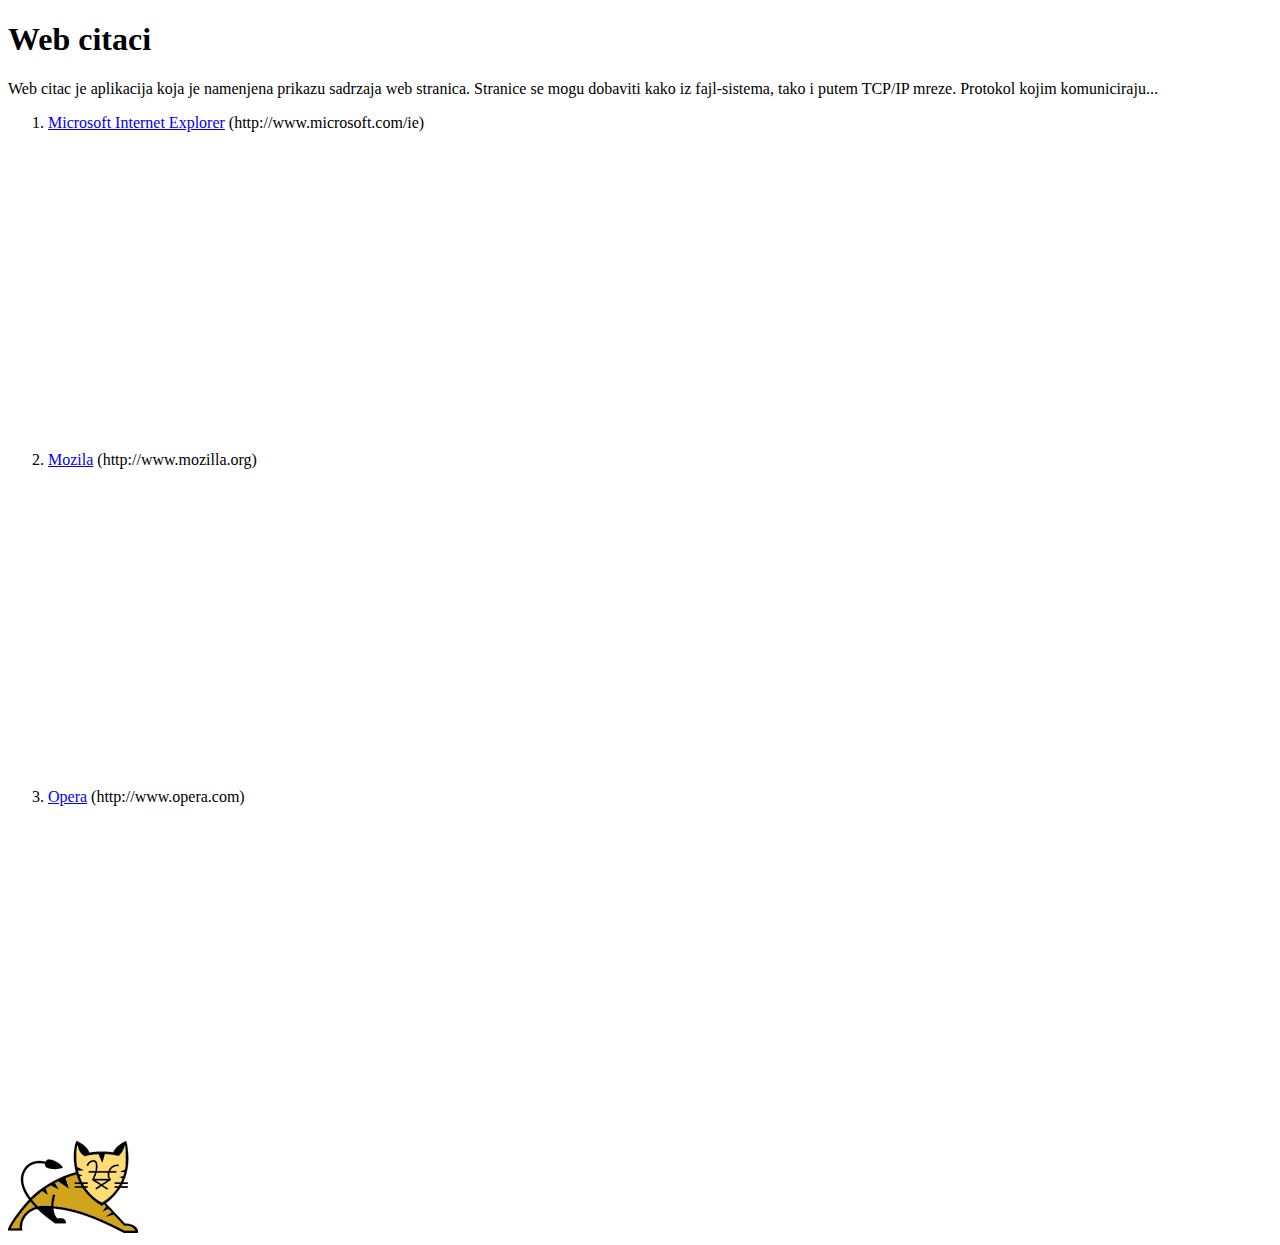
<file: vezbe1/zadatak1/index.html>
<!DOCTYPE html>
<html lang="en">
    <head>
        <title>
            Prvi zadatak
        </title>
        
        <meta name="viewport" content="width=device-width, initial-scale=1.0">
        <meta charset="UTF-8">
    </head>
    
    <body>       
        <h1>Web citaci</h1>
                
        <p>
           Web citac je aplikacija koja je namenjena prikazu sadrzaja web stranica.
           Stranice se mogu dobaviti kako iz fajl-sistema, tako i putem TCP/IP mreze.
           Protokol kojim komuniciraju...
        </p>     
        
        <ol>
            <li>
                <a href="http://www.microsoft.com/ie">Microsoft Internet Explorer</a> (http://www.microsoft.com/ie)
                <br><iframe width="560" height="315" src="https://www.youtube.com/embed/pjj9newZBp0" frameborder="0" allow="autoplay; encrypted-media" allowfullscreen></iframe>
            </li>
            <li>
                <a href="http://www.mozilla.org">Mozila</a> (http://www.mozilla.org)
                <br><iframe width="560" height="315" src="https://www.youtube.com/embed/aXAveYIzzCc" frameborder="0" allow="autoplay; encrypted-media" allowfullscreen></iframe>
            </li>
            <li>
                <a href="http://www.opera.com">Opera</a> (http://www.opera.com)
                <br><iframe width="560" height="315" src="https://www.youtube.com/embed/T6Wx0r0ZevI" frameborder="0" allow="autoplay; encrypted-media" allowfullscreen></iframe>
            </li>
        </ol>
        
        <img src="image001.gif" alt="">
    </body>
</html>
</file>
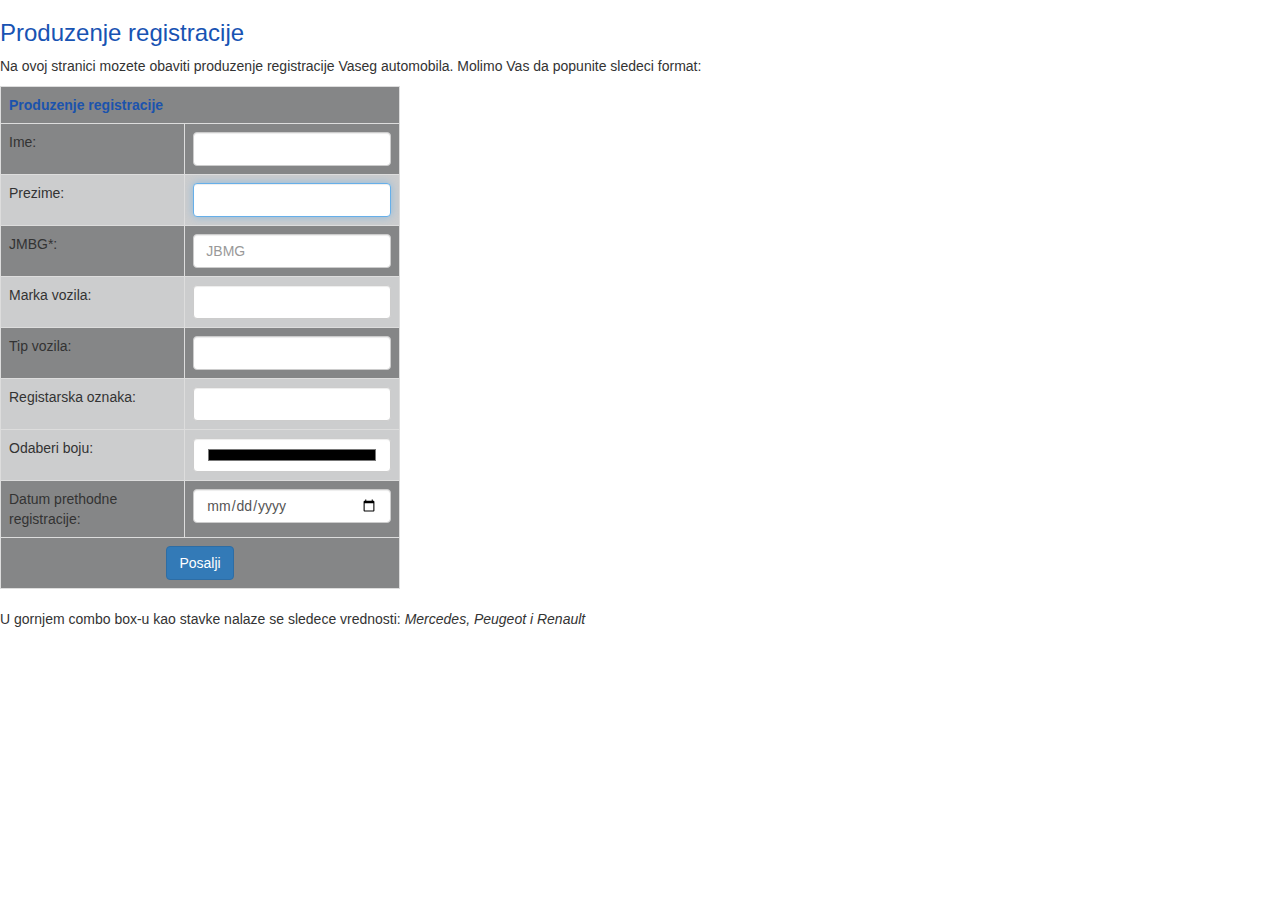
<file: vezbe1/zadatak2/index.html>
<!DOCTYPE html>
<html lang="en">
    <head>
        <title>
            Registracija
        </title>
        
        <meta name="viewport" content="width=device-width, initial-scale=1.0">
        <link rel="stylesheet" href="css/bootstrap.min.css">
        <meta charset="UTF-8">
    </head>
    
    <body>
        <h3 style="color: #1853b3">
            Produzenje registracije
        </h3>
        
        <p>
            Na ovoj stranici mozete obaviti produzenje registracije Vaseg
            automobila. Molimo Vas da popunite sledeci format:
        </p>
        
        <!-- tabela i forma -->
        <div class="table-responsive" style="width: 400px">
        <form action="register.html">
            <table class="table table-bordered">
                <th style="color: #1b53ad" bgcolor="#858687" colspan="2">
                    Produzenje registracije
                </th>
            
                <tr bgcolor="#858687">
                    <td>Ime:</td>
                    <td><input class="form-control" type="text"></td>
                </tr>
            
                <tr bgcolor="#cccdce">
                    <td>Prezime:</td>
                    <td><input class="form-control" type="text" id="prz"></td>
                </tr>
            
                <tr bgcolor="#858687">
                    <td>JMBG*:</td>
                        <td>
                        <form>
                            <input class="form-control" type="text" placeholder="JBMG" required />
                        </form>
                    </td>
                </tr>
                
                <tr bgcolor="#cccdce">
                    <td>Marka vozila:</td>
                    <td>
                        <!-- autocomplete lista -->
                        <datalist id="automobili">
                            <option value="Mercedes">
                            <option value="Peugeot">
                            <option value="Renault">
                        </datalist>
                        <input class="form-control" type="text" list="automobili">
                    </td>
                </tr>

                <tr bgcolor="#858687">
                    <td>Tip vozila:</td>
                    <td><input type="text" class="form-control"></td>
                </tr>
                
                <tr bgcolor="#cccdce">
                    <td>Registarska oznaka:</td>
                    <td><input type="text" class="form-control"></td>
                </tr>
                
                <!-- odabir boje -->
                <tr bgcolor="#cccdce">
                    <td>Odaberi boju:</td>
                    <td>
                        <input name="Izaberi boju" type="color" class="form-control">
                    </td>
                </tr>

                <tr bgcolor="#858687">
                    <td>Datum prethodne registracije:</td>
                    <td><input type="date" class="form-control"></td>
                </tr>

                <tr bgcolor="#858687">
                    <td colspan="2" align="center">
                            <input type="submit" value="Posalji" class="btn btn-primary">
                    </td>
                </tr>
            </table>
        </form>
        </div>

        <!-- bottom tekst -->
        <p>
            U gornjem combo box-u kao stavke nalaze se sledece vrednosti:
            <i>Mercedes, Peugeot i Renault</i>    
        </p>

        <!-- kad se ucita stranica, kursor(focus) odma je u prezimenu polja -->
        <script type="text/javascript">
            document.getElementById('prz').focus()
        </script>
    </body>
</html>
</file>
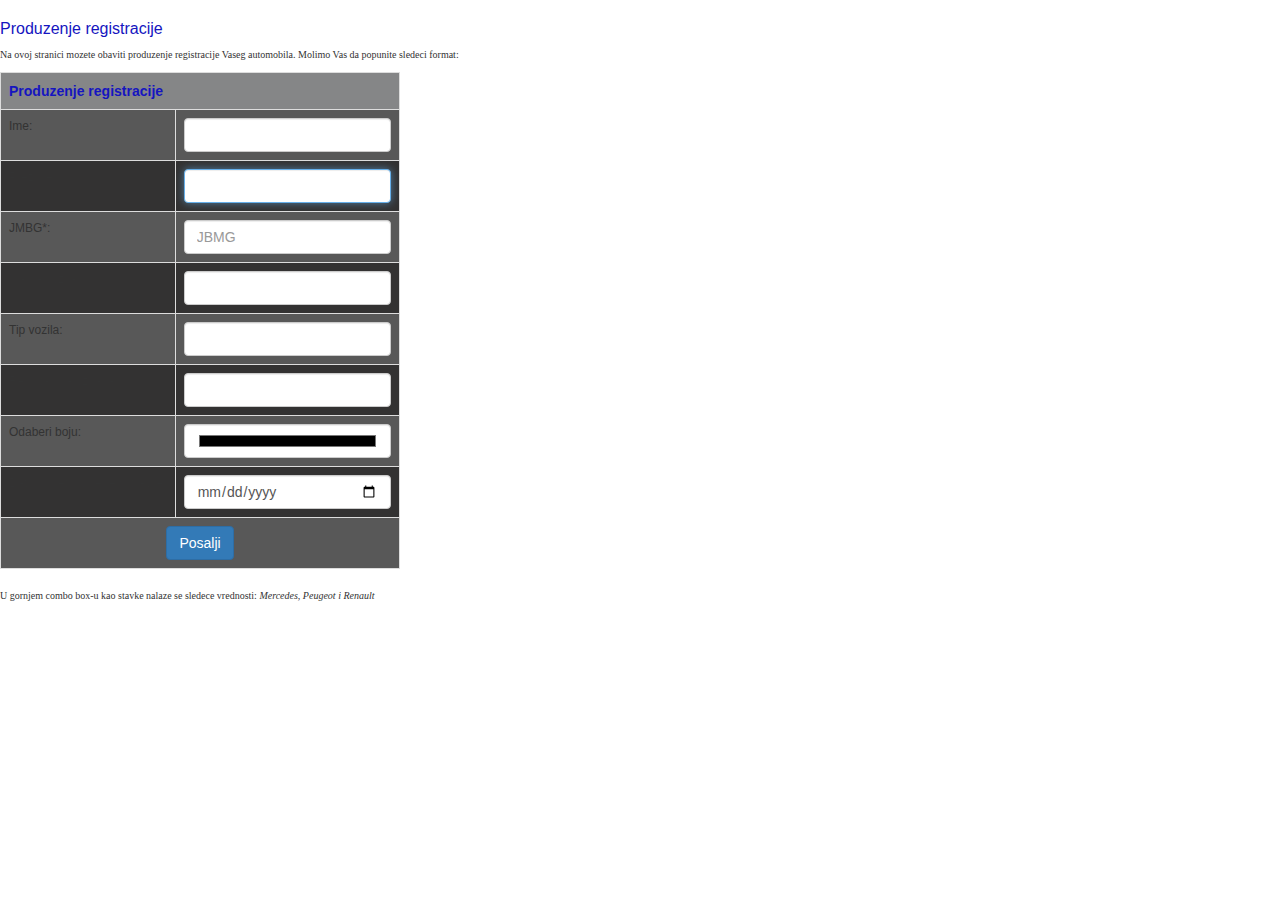
<file: vezbe2/zadatak1/index.html>
<!DOCTYPE html>
<html lang="en">
    <head>
        <title>
            Registracija
        </title>
        
        <meta name="viewport" content="width=device-width, initial-scale=1.0">
        <meta charset="UTF-8">
        <link rel="stylesheet" href="css/style.css">
        <link rel="stylesheet" href="css/bootstrap.min.css">
        
    </head>
    
    <body>
        <h3 class="plavo naslov">
            Produzenje registracije
        </h3>
        
        <p>
            Na ovoj stranici mozete obaviti produzenje registracije Vaseg
            automobila. Molimo Vas da popunite sledeci format:
        </p>
        
        <!-- tabela i forma -->
        <div class="table-responsive" style="width: 400px">
        <form action="register.html">
            <table class="table table-bordered">
                <th class="plavo zaglavlje" bgcolor="#858687" colspan="2">
                    Produzenje registracije
                </th>
            
                <tr class="neparni">
                    <td>Ime:</td>
                    <td><input class="form-control" type="text"></td>
                </tr>
            
                <tr class="parni">
                    <td>Prezime:</td>
                    <td><input class="form-control" type="text" id="prz"></td>
                </tr>
            
                <tr class="neparni">
                    <td>JMBG*:</td>
                        <td>
                        <form>
                            <input class="form-control" type="text" placeholder="JBMG" required />
                        </form>
                    </td>
                </tr>
                
                <tr class="parni">
                    <td>Marka vozila:</td>
                    <td>
                        <!-- autocomplete lista -->
                        <datalist id="automobili">
                            <option value="Mercedes">
                            <option value="Peugeot">
                            <option value="Renault">
                        </datalist>
                        <input class="form-control" type="text" list="automobili">
                    </td>
                </tr>

                <tr class="neparni">
                    <td>Tip vozila:</td>
                    <td><input class="form-control" type="text"></td>
                </tr>
                
                <tr class="parni">
                    <td>Registarska oznaka:</td>
                    <td><input class="form-control" type="text"></td>
                </tr>
                
                <!-- odabir boje -->
                <tr class="neparni">
                    <td>Odaberi boju:</td>
                    <td>
                        <input class="form-control" name="Izaberi boju" type="color">
                    </td>
                </tr>

                <tr class="parni">
                    <td>Datum prethodne registracije:</td>
                    <td><input class="form-control" type="date"></td>
                </tr>

                <tr class="neparni">
                    <td colspan="2" align="center">
                            <input class="btn btn-primary" type="submit" value="Posalji">
                    </td>
                </tr>
            </table>
        </form>
        </div>
        
        <!-- bottom tekst -->
        <p>
            U gornjem combo box-u kao stavke nalaze se sledece vrednosti:
            <i>Mercedes, Peugeot i Renault</i>    
        </p>

        <!-- kad se ucita stranica, kursor(focus) odma je u prezimenu polja -->
        <script type="text/javascript">
            document.getElementById('prz').focus()
        </script>
    </body>
</html>
</file>
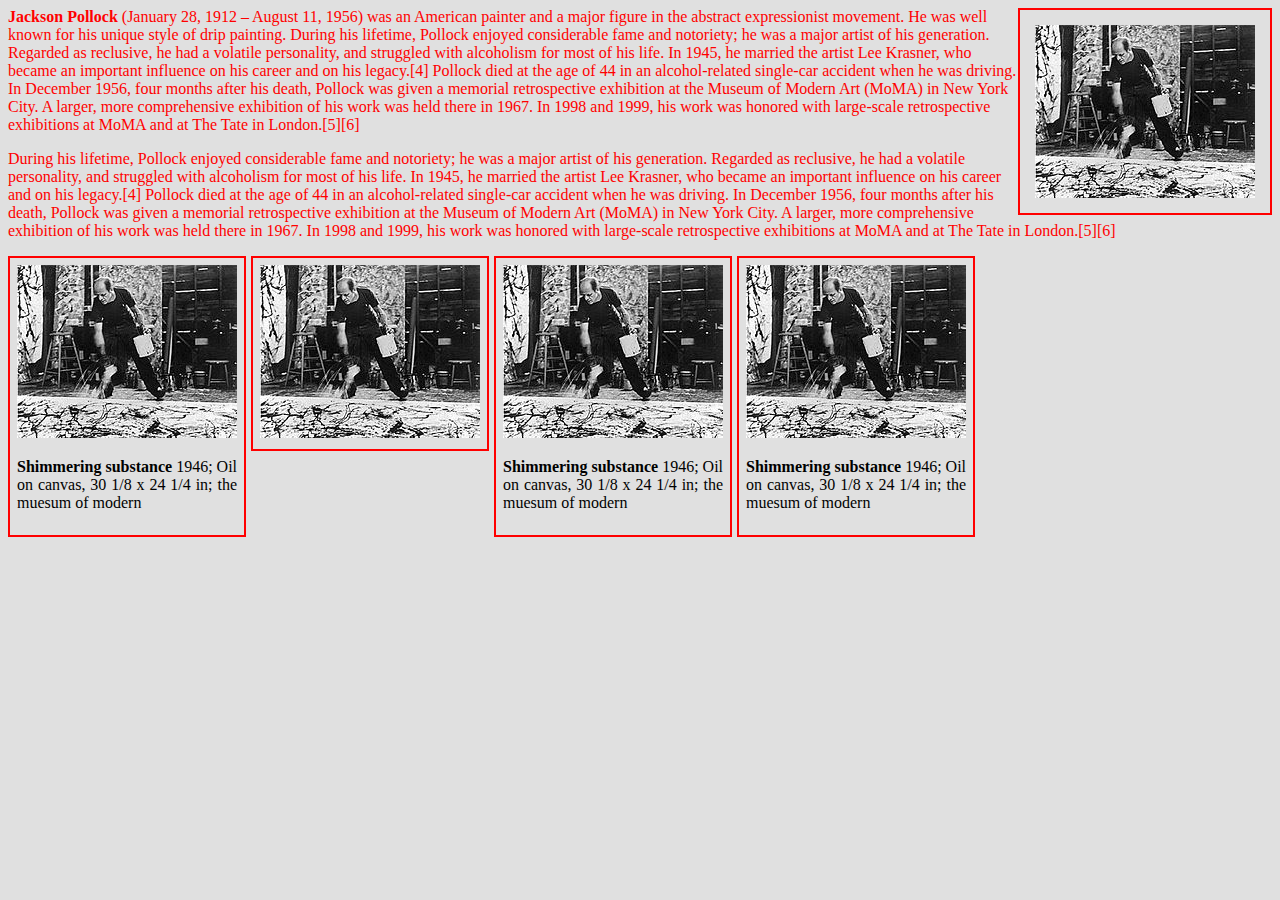
<file: vezbe2/zadatak2/index.html>
<!DOCTYPE html>
<html lang="en">
<head>
    <meta charset="UTF-8">
    <meta name="viewport" content="width=device-width, initial-scale=1.0">
    <meta http-equiv="X-UA-Compatible" content="ie=edge">
    <title>Jackson Pollock</title>
    <link rel="stylesheet" href="css/style.css">
</head>
<body>
        <span class="tekst">
            <b>Jackson Pollock</b> (January 28, 1912 – August 11, 1956) was an American painter and a major <img class="prva" src="images/slika1.jpg" alt="" align="right"> figure in the abstract expressionist movement. He was well known for his unique style of drip painting.

            During his lifetime, Pollock enjoyed considerable fame and notoriety; he was a major artist of his generation. Regarded as reclusive, he had a volatile personality, and struggled with alcoholism for most of his life. In 1945, he married the artist Lee Krasner, who became an important influence on his career and on his legacy.[4]

            Pollock died at the age of 44 in an alcohol-related single-car accident when he was driving. In December 1956, four months after his death, Pollock was given a memorial retrospective exhibition at the Museum of Modern Art (MoMA) in New York City. A larger, more comprehensive exhibition of his work was held there in 1967. In 1998 and 1999, his work was honored with large-scale retrospective exhibitions at MoMA and at The Tate in London.[5][6]
            
        </span>

    <p class="tekst">
             During his lifetime, Pollock enjoyed considerable fame and notoriety; he was a major artist of his generation. Regarded as reclusive, he had a volatile personality, and struggled with alcoholism for most of his life. In 1945, he married the artist Lee Krasner, who became an important influence on his career and on his legacy.[4]
            Pollock died at the age of 44 in an alcohol-related single-car accident when he was driving. In December 1956, four months after his death, Pollock was given a memorial retrospective exhibition at the Museum of Modern Art (MoMA) in New York City. A larger, more comprehensive exhibition of his work was held there in 1967. In 1998 and 1999, his work was honored with large-scale retrospective exhibitions at MoMA and at The Tate in London.[5][6]
    </p>

            <div class="img-with-text">
                <a href="imgtxt.html"><img src="images/slika1.jpg" alt=""></a>
                 <p>
                        <b>Shimmering substance</b> 1946; Oil on canvas, 30 1/8 x
                        24 1/4 in; the muesum of modern
                </p>
            </div>
            <div class="img-with-text">
                    <a href="slika1.html"><img src="images/slika1.jpg" alt=""></a>
            </div>
            <div class="img-with-text">
                    <a href="imgtxt.html"><img src="images/slika1.jpg" alt=""></a>
                     <p>
                            <b>Shimmering substance</b> 1946; Oil on canvas, 30 1/8 x
                            24 1/4 in; the muesum of modern
                    </p>
            </div>
            <div class="img-with-text">
                    <a href="imgtxt.html"><img src="images/slika1.jpg" alt=""></a>
                     <p>
                            <b>Shimmering substance</b> 1946; Oil on canvas, 30 1/8 x
                            24 1/4 in; the muesum of modern
                    </p>
            </div>
</body>
</html>
</file>
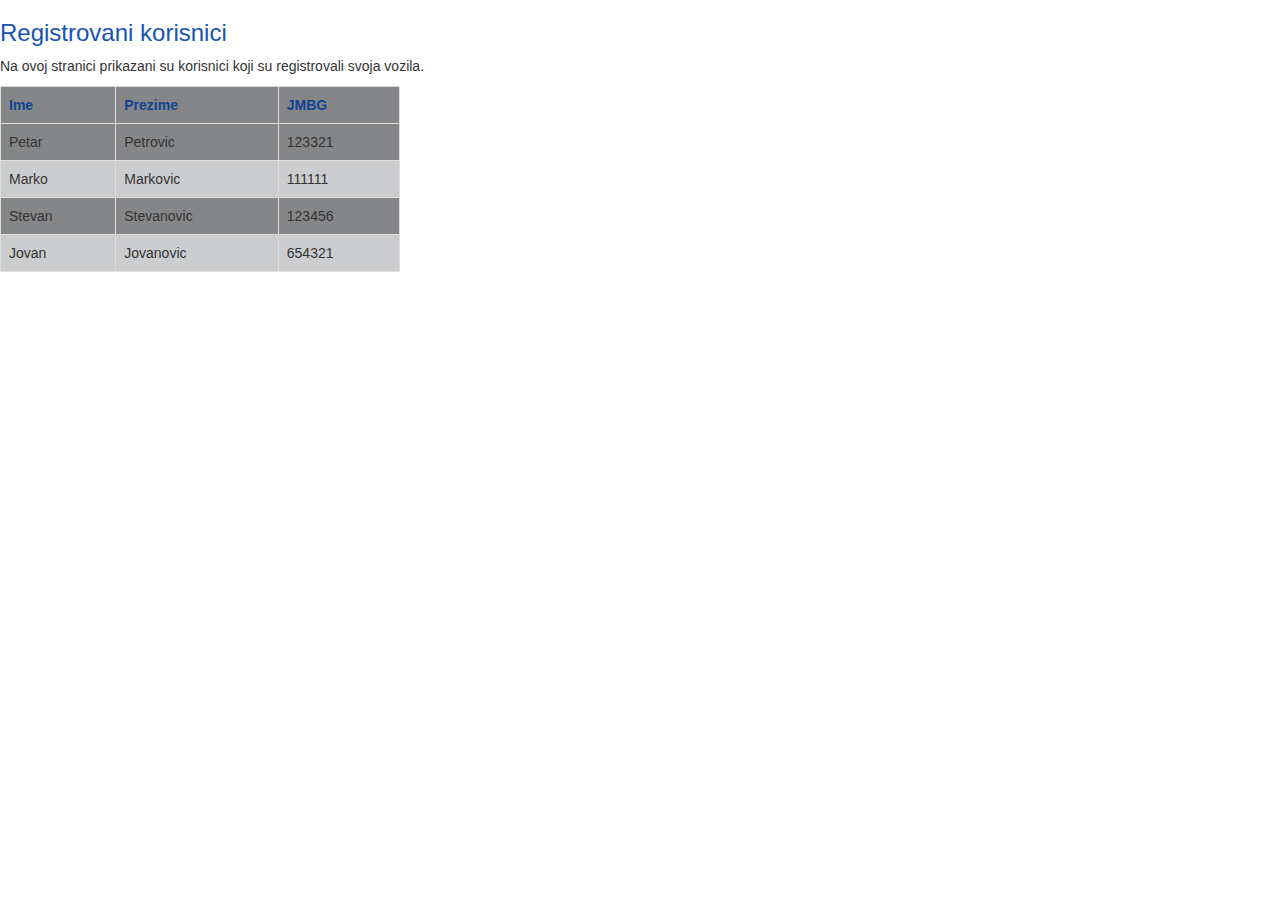
<file: vezbe1/zadatak2/register.html>
<!DOCTYPE html>
<html lang="en">
    <head>
        <meta charset="UTF-8">
        <title>Korisnici koji su registrovali vozila</title>
        <meta name="viewport" content="width=device-width, initial-scale=1.0">
        <link rel="stylesheet" href="css/bootstrap.min.css">
    </head>
    
    <body>
        <h3 style="color: #1853b3">Registrovani korisnici</h3>

        <p>Na ovoj stranici prikazani su korisnici koji su registrovali svoja vozila.</p>

        <!-- tabela -->
        <div class="table-responsive" style="width: 400px">
            <table class="table table-bordered">
            <tr bgcolor="#858687" style="color: #114394"> 
                <th>Ime</th>
                <th>Prezime</th>
                <th>JMBG</th>
            </tr>

            <tr bgcolor="#858687">
                <td>Petar</td>
                <td>Petrovic</td>
                <td>123321</td>
            </tr>

            <tr bgcolor="#cccdce">
                <td>Marko</td>
                <td>Markovic</td>
                <td>111111</td>
            </tr>

            <tr bgcolor="#858687">
                <td>Stevan</td>
                <td>Stevanovic</td>
                <td>123456</td>
            </tr>

            <tr bgcolor="#cccdce">
                <td>Jovan</td>
                <td>Jovanovic</td>
                <td>654321</td>
            </tr>
        </table>
        </div>

    </body>
</html>
</file>
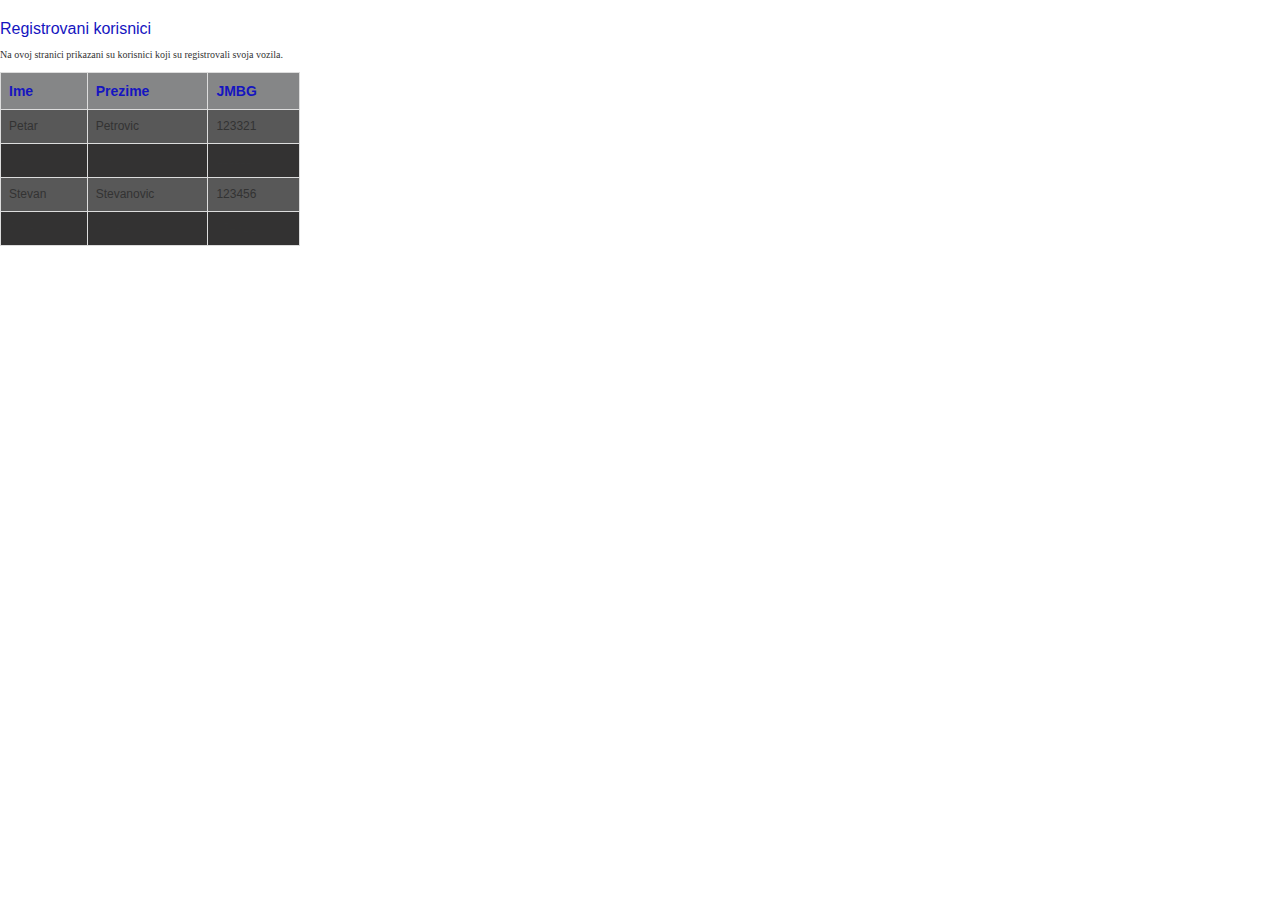
<file: vezbe2/zadatak1/register.html>
<!DOCTYPE html>
<html lang="en">
    <head>
        <meta charset="UTF-8">
        <title>Korisnici koji su registrovali vozila</title>
        <meta name="viewport" content="width=device-width, initial-scale=1.0">
        <link rel="stylesheet" href="css/style.css">
        <link rel="stylesheet" href="css/bootstrap.min.css">
    </head>
    
    <body>
        <h3 class="plavo naslov">Registrovani korisnici</h3>

        <p>Na ovoj stranici prikazani su korisnici koji su registrovali svoja vozila.</p>

        <!-- tabela -->
        <div class="table-responsive" style="width: 300px">
        <table class="table table-bordered">
            <tr bgcolor="#858687" class="plavo zaglavlje"> 
                <th>Ime</th>
                <th>Prezime</th>
                <th>JMBG</th>
            </tr>

            <tr class="neparni">
                <td>Petar</td>
                <td>Petrovic</td>
                <td>123321</td>
            </tr>

            <tr class="parni">
                <td>Marko</td>
                <td>Markovic</td>
                <td>111111</td>
            </tr>

            <tr class="neparni">
                <td>Stevan</td>
                <td>Stevanovic</td>
                <td>123456</td>
            </tr>

            <tr class="parni">
                <td>Jovan</td>
                <td>Jovanovic</td>
                <td>654321</td>
            </tr>
        </table>
        </div>

    </body>
</html>
</file>
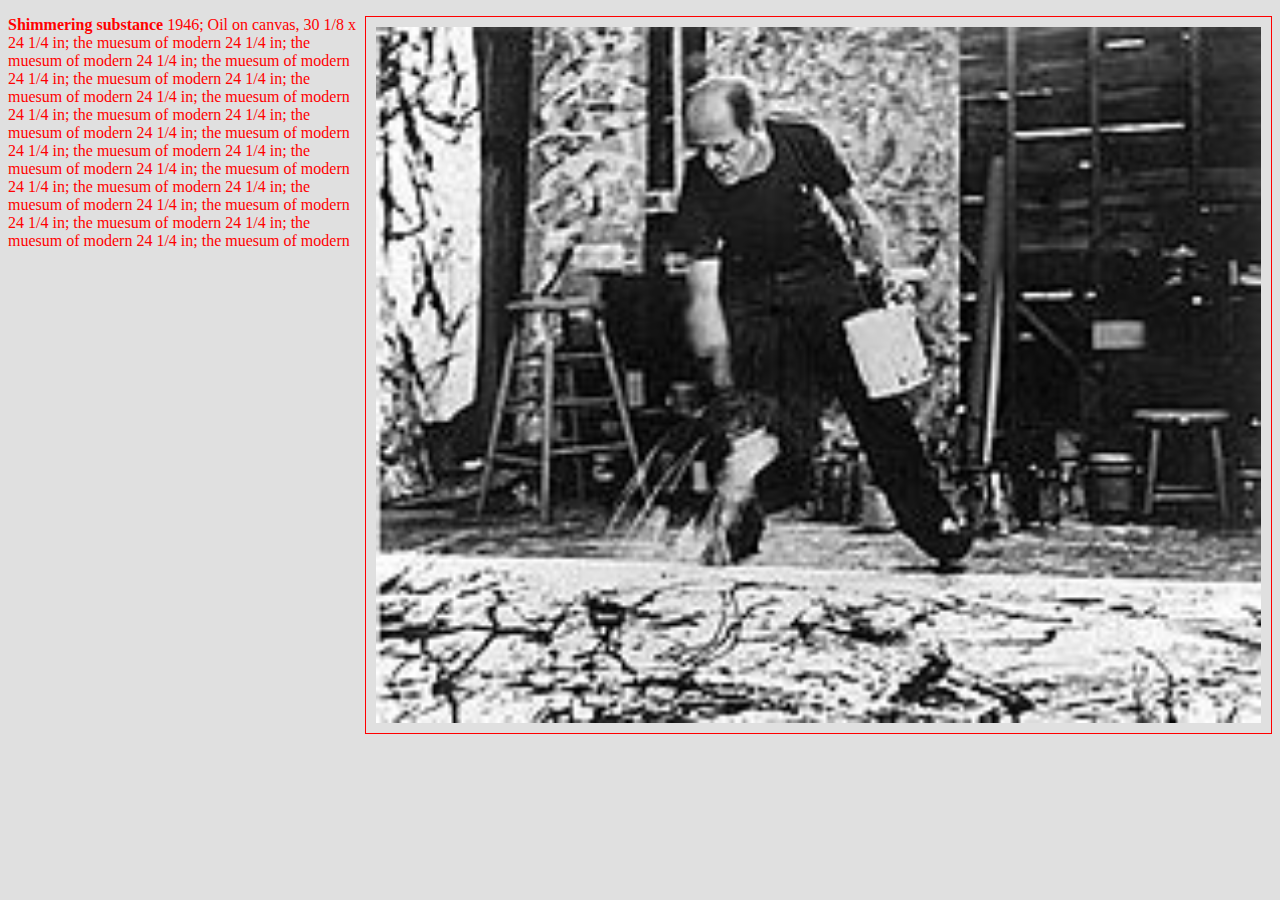
<file: vezbe2/zadatak2/imgtxt.html>
<!DOCTYPE html>
<html lang="en">
<head>
    <meta charset="UTF-8">
    <meta name="viewport" content="width=device-width, initial-scale=1.0">
    <meta http-equiv="X-UA-Compatible" content="ie=edge">
    <link rel="stylesheet" href="css/style.css">
    <title>Jackson Pollock</title>
</head>
<body>
    <p class="tekst">
        <b>Shimmering substance</b> 1946; Oil on canvas, <img src="images/slika1.jpg" alt="" class="levo-70" align="right"> 30 1/8 x
        24 1/4 in; the muesum of modern
        24 1/4 in; the muesum of modern
        24 1/4 in; the muesum of modern
        24 1/4 in; the muesum of modern
        24 1/4 in; the muesum of modern
        24 1/4 in; the muesum of modern
        24 1/4 in; the muesum of modern
        24 1/4 in; the muesum of modern
        24 1/4 in; the muesum of modern
        24 1/4 in; the muesum of modern
        24 1/4 in; the muesum of modern
        24 1/4 in; the muesum of modern
        24 1/4 in; the muesum of modern
        24 1/4 in; the muesum of modern
        24 1/4 in; the muesum of modern
        24 1/4 in; the muesum of modern
        24 1/4 in; the muesum of modern
        24 1/4 in; the muesum of modern
    </p>
</body>
</html>
</file>
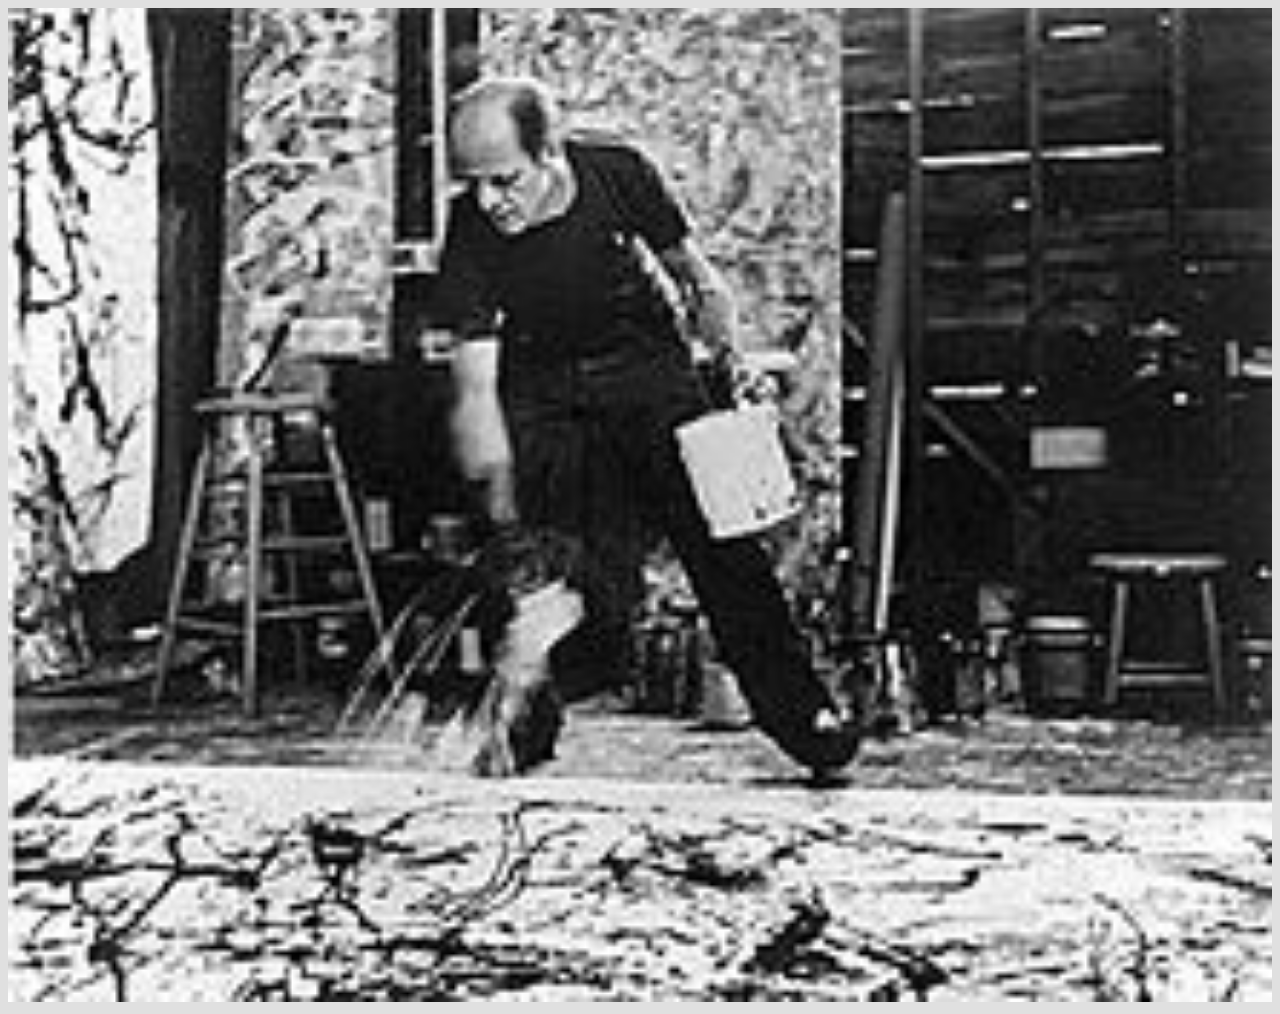
<file: vezbe2/zadatak2/slika1.html>
<!DOCTYPE html>
<html lang="en">
<head>
    <meta charset="UTF-8">
    <meta name="viewport" content="width=device-width, initial-scale=1.0">
    <meta http-equiv="X-UA-Compatible" content="ie=edge">
    <title>Document</title>
    <link rel="stylesheet" href="css/style.css">
</head>
<body>
    <img src="images/slika1.jpg" alt="" class="uvecana">
</body>
</html>
</file>
<file: vezbe2/zadatak1/css/style.css>
.plavo {
    color: rgb(21, 21, 192);
}

.naslov {
    font-size: 16px;
}

.zaglavlje {
    font-size: 14px;
}

p {
    font-family: Tahoma;
    font-size: 10px;
}

table {
    background: rgb(88, 88, 88);
    font-size: 12px;
    font-family: Arial;
}

.neparni {
    background: rgb(88, 88, 88);
}

.parni {
    background: rgb(51, 50, 50);
}
</file>
<file: vezbe2/zadatak2/css/style.css>
.tekst {
    color: red;
}

body {
    background-color: #e0e0e0;
}

.prva {
    border: 2px solid;
    padding: 15px;
    border-color: red;
}

.img-with-text {
    text-align: justify;
    width: 220px;
    border: 2px solid;
    padding: 7px;
    border-color: red;
    display: block;
    float: left;
    margin-right: 5px;
}

.img-with-text img:hover {
    border: 1px solid;
    border-color: red;
}

.uvecana {
    width: 100%;
}

.levo-70 {
    width: 70%;
    border: 1px solid;
    border-color: red;
    padding: 10px;
}
</file>
